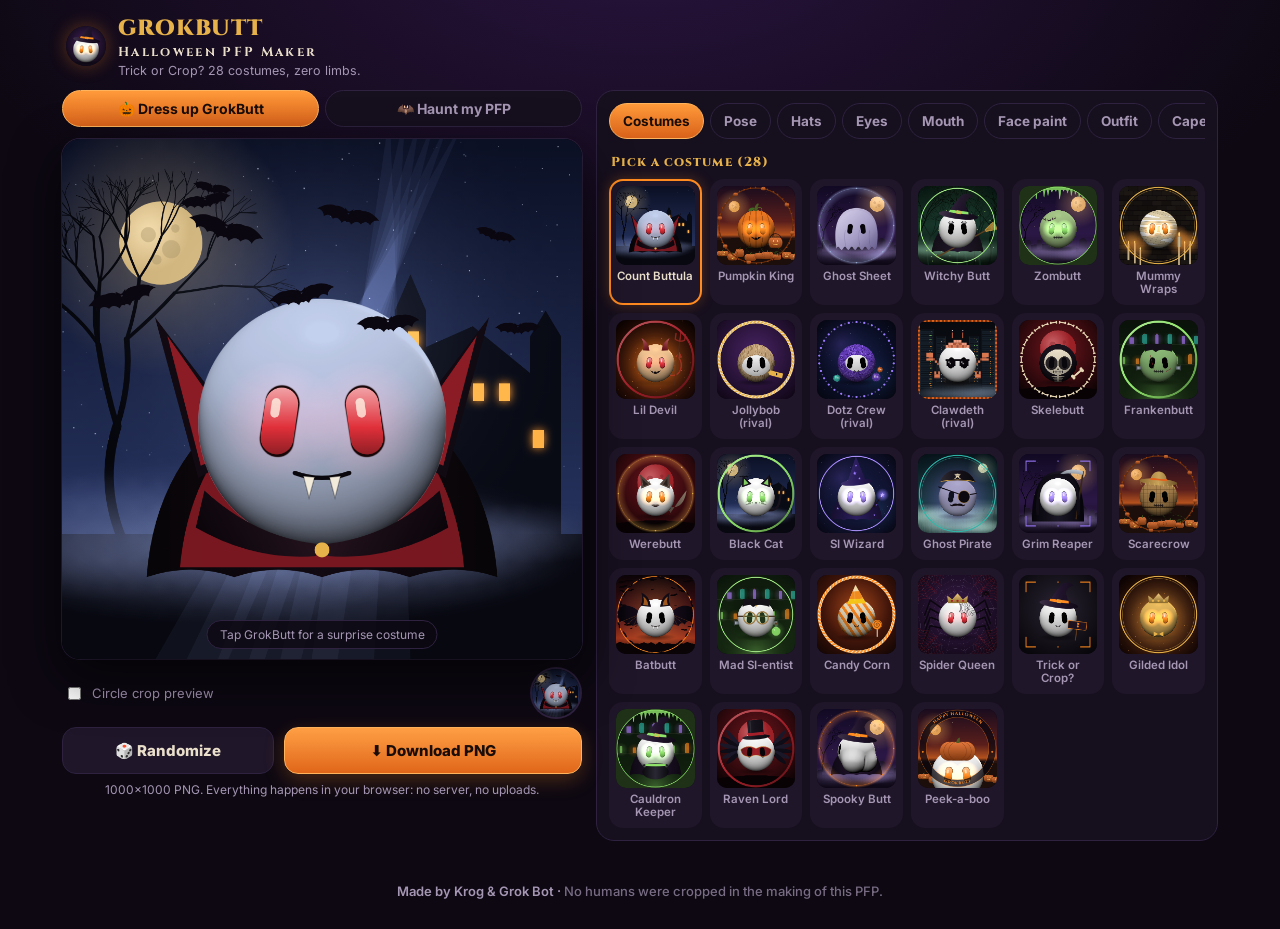
<file: index.html>
<!doctype html>
<html lang="en">
<head>
<meta charset="utf-8">
<meta name="viewport" content="width=device-width, initial-scale=1, viewport-fit=cover">
<title>GROKBUTT Halloween PFP Maker</title>
<meta name="description" content="Dress up GrokButt in 28 Halloween costumes or haunt your own PFP with GrokButt stickers. Free, runs in your browser, no uploads. Trick or Crop?">
<meta name="theme-color" content="#0d0812">
<link rel="icon" type="image/png" sizes="64x64" href="favicon.png">
<link rel="apple-touch-icon" href="apple-touch-icon.png">
<meta property="og:type" content="website">
<meta property="og:title" content="GROKBUTT Halloween PFP Maker">
<meta property="og:description" content="28 costumes, 17 spooky scenes, 40 stickers. Dress up GrokButt or haunt your own PFP. Trick or Crop?">
<meta property="og:url" content="https://krog4206941.github.io/grokbutt-halloween-pfp/">
<meta property="og:image" content="https://krog4206941.github.io/grokbutt-halloween-pfp/card.png">
<meta property="og:image:width" content="1200">
<meta property="og:image:height" content="628">
<meta name="twitter:card" content="summary_large_image">
<meta name="twitter:site" content="@krog_420">
<meta name="twitter:title" content="GROKBUTT Halloween PFP Maker">
<meta name="twitter:description" content="Dress up GrokButt or haunt your own PFP. Free, in-browser, no uploads. Trick or Crop?">
<meta name="twitter:image" content="https://krog4206941.github.io/grokbutt-halloween-pfp/card.png">
<link rel="preconnect" href="https://fonts.googleapis.com">
<link rel="preconnect" href="https://fonts.gstatic.com" crossorigin>
<link href="https://fonts.googleapis.com/css2?family=Cinzel:wght@600;700;800;900&family=Inter:wght@400;600;700;800&display=swap" rel="stylesheet">
<link rel="stylesheet" href="style.css">
</head>
<body>
<header class="top">
  <div class="brand"><img src="favicon.png" alt="" width="40" height="40"><div><h1>GROKBUTT <span>Halloween PFP Maker</span></h1><p class="tag">Trick or Crop? 28 costumes, zero limbs.</p></div></div>
</header>
<main class="app">
  <section class="stage">
    <div class="tabs mode" role="tablist">
      <button id="modeDress" class="on" role="tab" data-mode="dress">🎃 Dress up GrokButt</button>
      <button id="modeUpload" role="tab" data-mode="upload">🦇 Haunt my PFP</button>
    </div>
    <div class="canvasWrap" id="wrap"><canvas id="view" width="1000" height="1000" aria-label="PFP preview"></canvas><div class="hint" id="hint"></div></div>
    <div class="stageBar">
      <label class="circle"><input type="checkbox" id="circleToggle"> Circle crop preview</label>
      <canvas id="mini" width="96" height="96" title="How it looks on your timeline"></canvas>
    </div>
    <div class="actions">
      <button id="randomBtn" class="ghost">🎲 Randomize</button>
      <button id="downloadBtn" class="primary">⬇ Download PNG</button>
    </div>
    <p class="fine">1000×1000 PNG. Everything happens in your browser: no server, no uploads.</p>
  </section>
  <section class="panel">
    <div class="tabs cats" id="cats"></div>
    <div id="panelBody" class="panelBody"></div>
  </section>
</main>
<input type="file" id="fileIn" accept="image/*" hidden>
<div class="modal" id="modal" hidden><div class="sheet"><img id="outImg" alt="Your GrokButt PFP"><p>Saved! On a phone, long-press the image to save it to Photos.</p><div class="row"><button id="shareBtn" class="ghost" hidden>Share</button><button id="closeModal" class="primary">Back to haunting</button></div></div></div>
<div class="toast" id="toast"></div>
<footer>Made by Krog &amp; Grok Bot · <span class="lore">No humans were cropped in the making of this PFP.</span></footer>
<script src="meta.js"></script>
<script src="art.js"></script>
<script src="app.js"></script>
</body>
</html>
</file>
<file: style.css>
:root{--bg:#0d0812;--panel:#160f1e;--panel2:#1f1629;--line:#2e2240;--txt:#eadfca;--mute:#a597b4;--ember:#ff8a1f;--gold:#e7b24a;--plum:#4a2466}
*{box-sizing:border-box}
html,body{margin:0;background:radial-gradient(1200px 700px at 50% -10%,#2a1440 0%,var(--bg) 60%) fixed,var(--bg);color:var(--txt);font-family:Inter,system-ui,-apple-system,"Segoe UI",Roboto,sans-serif;-webkit-tap-highlight-color:transparent}
button{font:inherit;color:inherit;cursor:pointer}
.top{padding:14px 16px 4px;max-width:1180px;margin:0 auto}
.brand{display:flex;gap:12px;align-items:center}
.brand img{border-radius:50%;box-shadow:0 0 18px #ff8a1f55}
h1{font-family:Cinzel,Georgia,serif;font-weight:900;font-size:22px;margin:0;letter-spacing:.04em;color:var(--gold)}
h1 span{display:block;font-size:13px;letter-spacing:.18em;color:var(--txt);font-weight:700}
.tag{margin:2px 0 0;color:var(--mute);font-size:12.5px}
.app{max-width:1180px;margin:0 auto;padding:8px 12px 24px;display:grid;gap:14px}
@media(min-width:920px){.app{grid-template-columns:minmax(380px,520px) 1fr;align-items:start}.stage{position:sticky;top:10px}}
.tabs{display:flex;gap:6px;overflow-x:auto;scrollbar-width:none;padding-bottom:2px}
.tabs::-webkit-scrollbar{display:none}
.tabs button{flex:0 0 auto;border:1px solid var(--line);background:var(--panel);padding:9px 13px;border-radius:999px;font-weight:700;font-size:13.5px;color:var(--mute);transition:.15s}
.tabs button.on{background:linear-gradient(180deg,#ff9a3a,#d9621a);color:#1a0c06;border-color:#ffb35c}
.tabs.mode{margin-bottom:10px}.tabs.mode button{flex:1;font-size:14px}
.canvasWrap{position:relative;border-radius:18px;overflow:hidden;box-shadow:0 18px 50px #000a,0 0 0 1px var(--line);aspect-ratio:1/1;background:#000;touch-action:none;transition:border-radius .25s}
.canvasWrap.round{border-radius:50%}
#view{width:100%;height:100%;display:block;touch-action:none}
.hint{position:absolute;left:50%;bottom:10px;transform:translateX(-50%);background:#0d0812cc;border:1px solid var(--line);padding:6px 12px;border-radius:999px;font-size:12px;color:var(--mute);pointer-events:none;white-space:nowrap;opacity:0;transition:opacity .3s}
.hint.show{opacity:1}
.stageBar{display:flex;justify-content:space-between;align-items:center;margin:10px 2px}
.circle{font-size:13px;color:var(--mute);display:flex;gap:8px;align-items:center}
#mini{width:48px;height:48px;border-radius:50%;box-shadow:0 0 0 2px var(--line)}
.actions{display:grid;grid-template-columns:1fr 1.4fr;gap:10px}
.primary,.ghost{border-radius:14px;padding:13px 14px;font-weight:800;font-size:15px;border:1px solid var(--line)}
.primary{background:linear-gradient(180deg,#ffa045,#e0661a);color:#1a0c06;border-color:#ffb35c;box-shadow:0 6px 20px #ff8a1f40}
.ghost{background:var(--panel2)}
.fine{color:var(--mute);font-size:12px;text-align:center;margin:8px 0 0}
.panel{background:var(--panel);border:1px solid var(--line);border-radius:18px;padding:12px;min-width:0}
.panelBody{margin-top:12px}
.grid{display:grid;grid-template-columns:repeat(auto-fill,minmax(88px,1fr));gap:8px}
.opt{background:var(--panel2);border:2px solid transparent;border-radius:14px;padding:5px 5px 7px;display:flex;flex-direction:column;align-items:center;gap:5px;font-size:11.5px;font-weight:600;color:var(--mute);text-align:center;line-height:1.15}
.opt canvas{width:100%;aspect-ratio:1/1;border-radius:10px;background:#0a0610;display:block}
.opt.on{border-color:var(--ember);color:var(--txt);box-shadow:0 0 14px #ff8a1f44}
.sec{font-family:Cinzel,Georgia,serif;font-weight:800;letter-spacing:.08em;font-size:13px;color:var(--gold);margin:14px 2px 8px}
.sec:first-child{margin-top:0}
.sw{display:flex;flex-wrap:wrap;gap:8px;align-items:center}
.sw button{width:34px;height:34px;border-radius:50%;border:2px solid #0008;box-shadow:0 0 0 1px var(--line)}
.sw button.on{box-shadow:0 0 0 3px var(--ember)}
.sw input[type=color]{width:38px;height:38px;border:none;background:none;padding:0}
.chips{display:flex;flex-wrap:wrap;gap:8px}
.chips button{border:1px solid var(--line);background:var(--panel2);border-radius:999px;padding:8px 12px;font-size:13px;font-weight:700;color:var(--mute)}
.chips button.on{border-color:var(--ember);color:var(--txt);background:#2a1a12}
.field{display:flex;flex-direction:column;gap:6px;margin:8px 0}
.field label{font-size:12.5px;color:var(--mute);font-weight:600}
.field input[type=text]{background:#0e0915;border:1px solid var(--line);border-radius:12px;padding:12px;color:var(--txt);font-size:16px}
input[type=range]{width:100%;accent-color:var(--ember)}
.row{display:flex;gap:8px;flex-wrap:wrap}
.row button{flex:1 1 auto}
.drop{border:2px dashed #ff8a1f88;border-radius:16px;padding:20px;text-align:center;background:#1a0f14;font-weight:700}
.drop small{display:block;color:var(--mute);font-weight:500;margin-top:6px}
.selbox{background:#120c19;border:1px solid var(--line);border-radius:14px;padding:10px;margin-top:10px}
.modal{position:fixed;inset:0;background:#05030acc;display:grid;place-items:center;z-index:50;padding:16px}
.modal[hidden]{display:none}
.sheet{background:var(--panel);border:1px solid var(--line);border-radius:20px;padding:14px;max-width:440px;width:100%;text-align:center}
.sheet img{width:100%;border-radius:14px}
.sheet p{color:var(--mute);font-size:13px}
.toast{position:fixed;left:50%;bottom:24px;transform:translate(-50%,30px);background:#1f1629;border:1px solid #ff8a1f88;color:var(--txt);padding:10px 16px;border-radius:999px;font-weight:700;font-size:14px;opacity:0;transition:.25s;pointer-events:none;z-index:60;max-width:92vw;text-align:center}
.toast.show{opacity:1;transform:translate(-50%,0)}
footer{text-align:center;color:var(--mute);font-size:13px;padding:18px 12px 30px;font-weight:600}
footer .lore{opacity:.7;font-weight:500}
</file>
